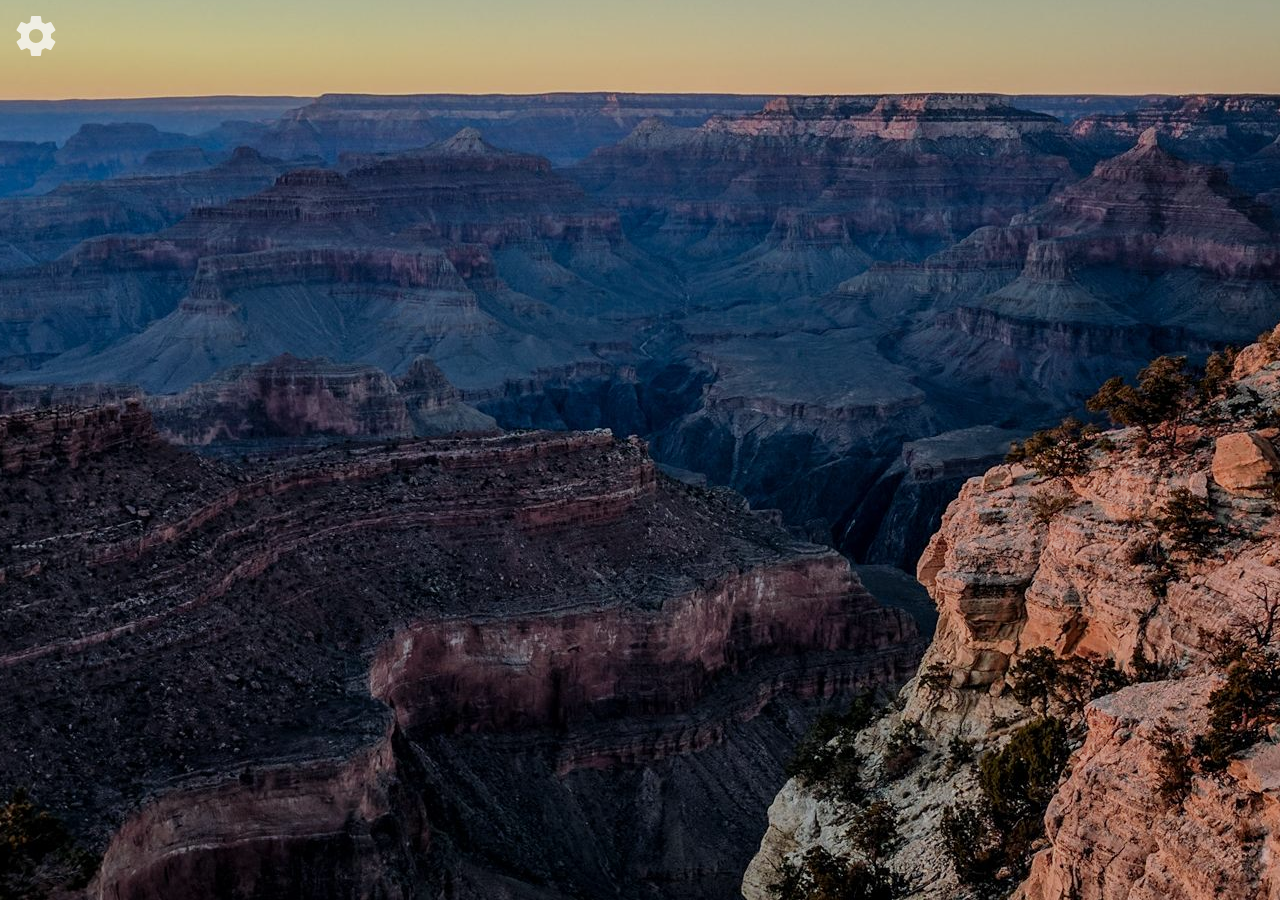
<file: index.html>
<!DOCTYPE html>
<html>
  <head>
    <title>NewT(ab)</title>
    <script src="js/jquery-3.1.1.js"></script>
    <script src="js/main.js"></script>
    <link rel="stylesheet" href="css/main.css">
  </head>
  <body>
    <ul id="background" class="nomargin"></ul>
    <div id="settings">
      <img class="fa fa-refresh fa-2x fa-spin-hover" id="settingIcon" src="/assets/settings.svg">
      <div id="settingMenu">
						<a href"">Configuration</a>
						<a href"">Settings</a>
						<a href"">Our Data</a>
						<a href"">About</a>
      </div>
    </div>
    <div>
      <div id="time" class="noselect">
        <div id="timeToggle">
          <div id="timeText"></div>
          <div id="dayText"></div>
        </div>
      </div>
      <div>
        <form class="unselectable" method="get" action="https://www.google.com/search">
          <div id="searchbar" class="unselectable">
            <input type="text" name="q" size="100" placeholder="Good day, User!" class="search nomargin" autocomplete="off">
            <img src="assets/search.png" id="searchicon">
            <hr class="inputline">
          </div>
        </form>
      </div>
    </div>
    <aside class="bar hover-me"></aside>
  </body>
</html>
</file>
<file: css/main.css>
body {
  overflow: hidden;
  background-repeat: no-repeat;
  text-align: center;
  background-color: whitesmoke;
  -webkit-background-size: cover;
  background-size: cover;
}

#settings {
    padding: 12px;
    text-align: left;
    position: absolute;
}

#settingMenu {
    margin-top: 12px;
    width: 100px;
    border-top-left-radius: 20px;
    border-bottom-left-radius: 20px;
    background-color: grey;
    display:none;
    box-shadow: 0px 8px 16px 0px rgba(0,0,0,0.2);
}

#settingMenu a:hover {background-color: #f1f1f1}

#settingMenu a {
    display: block;
    padding: 12px 16px;
}

#settingIcon {
    -webkit-transition: -webkit-transform .65s ease-in-out;
    transition: transform .65s ease-in-out;  
    -webkit-transition: -webkit-transform .65s ease-in-out;
}

#settingIcon:hover {
  -webkit-transform: rotate(360deg);
          transform: rotate(360deg);
}

#settingButtons {
    display:block;
}

#background {
    height:100%;
    width:100%;
    position: absolute;
    z-index: -1;
    filter: brightness(80%)
}

#bgimage {
    height:100%;
    width:100%;
    position: absolute;
}

::-webkit-input-placeholder {
   color: white;
}

input:focus::-webkit-input-placeholder 
{
    color: transparent;
}

html {
margin: 0;
}

body {
margin: 0;
}

#timeToggle {
  cursor: pointer;
}

#time {
  text-align: center;
  padding-top:30vh;
}

.inputline {
    color: white;
    margin-top: -5px;
    width: 100%;
    visibility: hidden;
}

#timeText {
  font-family: 'Roboto', sans-serif;
  font-size: 175px;
  color:white;
  display:inline-block;
}

#dayText {
  font-family: 'Roboto', sans-serif;
  color:white;
  font-size:55px;
  padding-left: 5px;
  display:inline-block;
}

.nomargin {
    margin: 0;
    padding: 0;
}

.noselect {
  cursor:default;
  user-select: none;
}

.bar {
        background-color: transparent;
        position: absolute;
        top: 0;
        bottom: 0;
        left: 0;  
        z-index: 1;
        width: 20px; 
}

#searchbar {
    text-align: center;
    position:relative;
    display:inline-block;
    width:500px;
    padding:0;
    visibility: hidden;
}

.search {
    text-align:center;
    background-color: rgba(0, 0, 0, 0);
    color: white;
    border: none;
    outline: none;
    height: 50px;
    font-family: 'Open-Sans', sans-serif;
    font-size: 35px;
    font-weight: 200;
    transition: height 1s;
    -webkit-transition: height 1s;
    width: calc(100% - 90px);;
    -webkit-user-select: none;
}

#searchicon {
    position:absolute;
    bottom:11px;
    left:5px;
    width:34px;
    cursor: pointer;
}
#timeToggle {
  display: inline-block
 }

.unselectable {
    -webkit-touch-callout: none;
    -webkit-user-select: none;
    -khtml-user-select: none;
    -moz-user-select: none;
    -ms-user-select: none;
    user-select: none;
    -webkit-user-drag: none;
}

/* latin */
@font-face {
  font-family: 'Roboto';
  font-style: normal;
  font-weight: 500;
  src: local('Roboto Medium'), local('Roboto-Medium'), url(https://fonts.gstatic.com/s/roboto/v15/RxZJdnzeo3R5zSexge8UUVtXRa8TVwTICgirnJhmVJw.woff2) format('woff2');
  unicode-range: U+0000-00FF, U+0131, U+0152-0153, U+02C6, U+02DA, U+02DC, U+2000-206F, U+2074, U+20AC, U+2212, U+2215;
}

#background li {
    background-color: transparent;
    background-size: cover;
    background-position: center center;
    background-repeat: no-repeat;
    opacity: 0;
}

#background, #background li {
    position: absolute;
    top: 0;
    left: 0;
    right: 0;
    bottom: 0;
    background-color: transparent;
    background-size: cover;
    background-position: center center;
    background-repeat: no-repeat;
}

#background:before {
  background-image:url('https://source.unsplash.com/category/nature/1920x1080/daily');
  opacity:1;
}

.sidenav {
    height: 100%; /* 100% Full-height */
    width: 0; /* 0 width - change this with JavaScript */
    position: fixed; /* Stay in place */
    z-index: 1; /* Stay on top */
    top: 0;
    left: 0;
    background-color: #111; /* Black*/
    overflow-x: hidden; /* Disable horizontal scroll */
    padding-top: 60px; /* Place content 60px from the top */
    transition: 0.5s; /* 0.5 second transition effect to slide in the sidenav */
}

/* The navigation menu links */
.sidenav a {
    padding: 8px 8px 8px 32px;
    text-decoration: none;
    font-size: 25px;
    color: #818181;
    display: block;
    transition: 0.3s
}

/* When you mouse over the navigation links, change their color */
.sidenav a:hover, .offcanvas a:focus{
    color: #f1f1f1;
}

/* Position and style the close button (top right corner) */
.sidenav .closebtn {
    position: absolute;
    top: 0;
    right: 25px;
    font-size: 36px;
    margin-left: 50px;
}

/* On smaller screens, where height is less than 450px, change the style of the sidenav (less padding and a smaller font size) */
@media screen and (max-height: 450px) {
    .sidenav {padding-top: 15px;}
    .sidenav a {font-size: 18px;}
}
</file>
